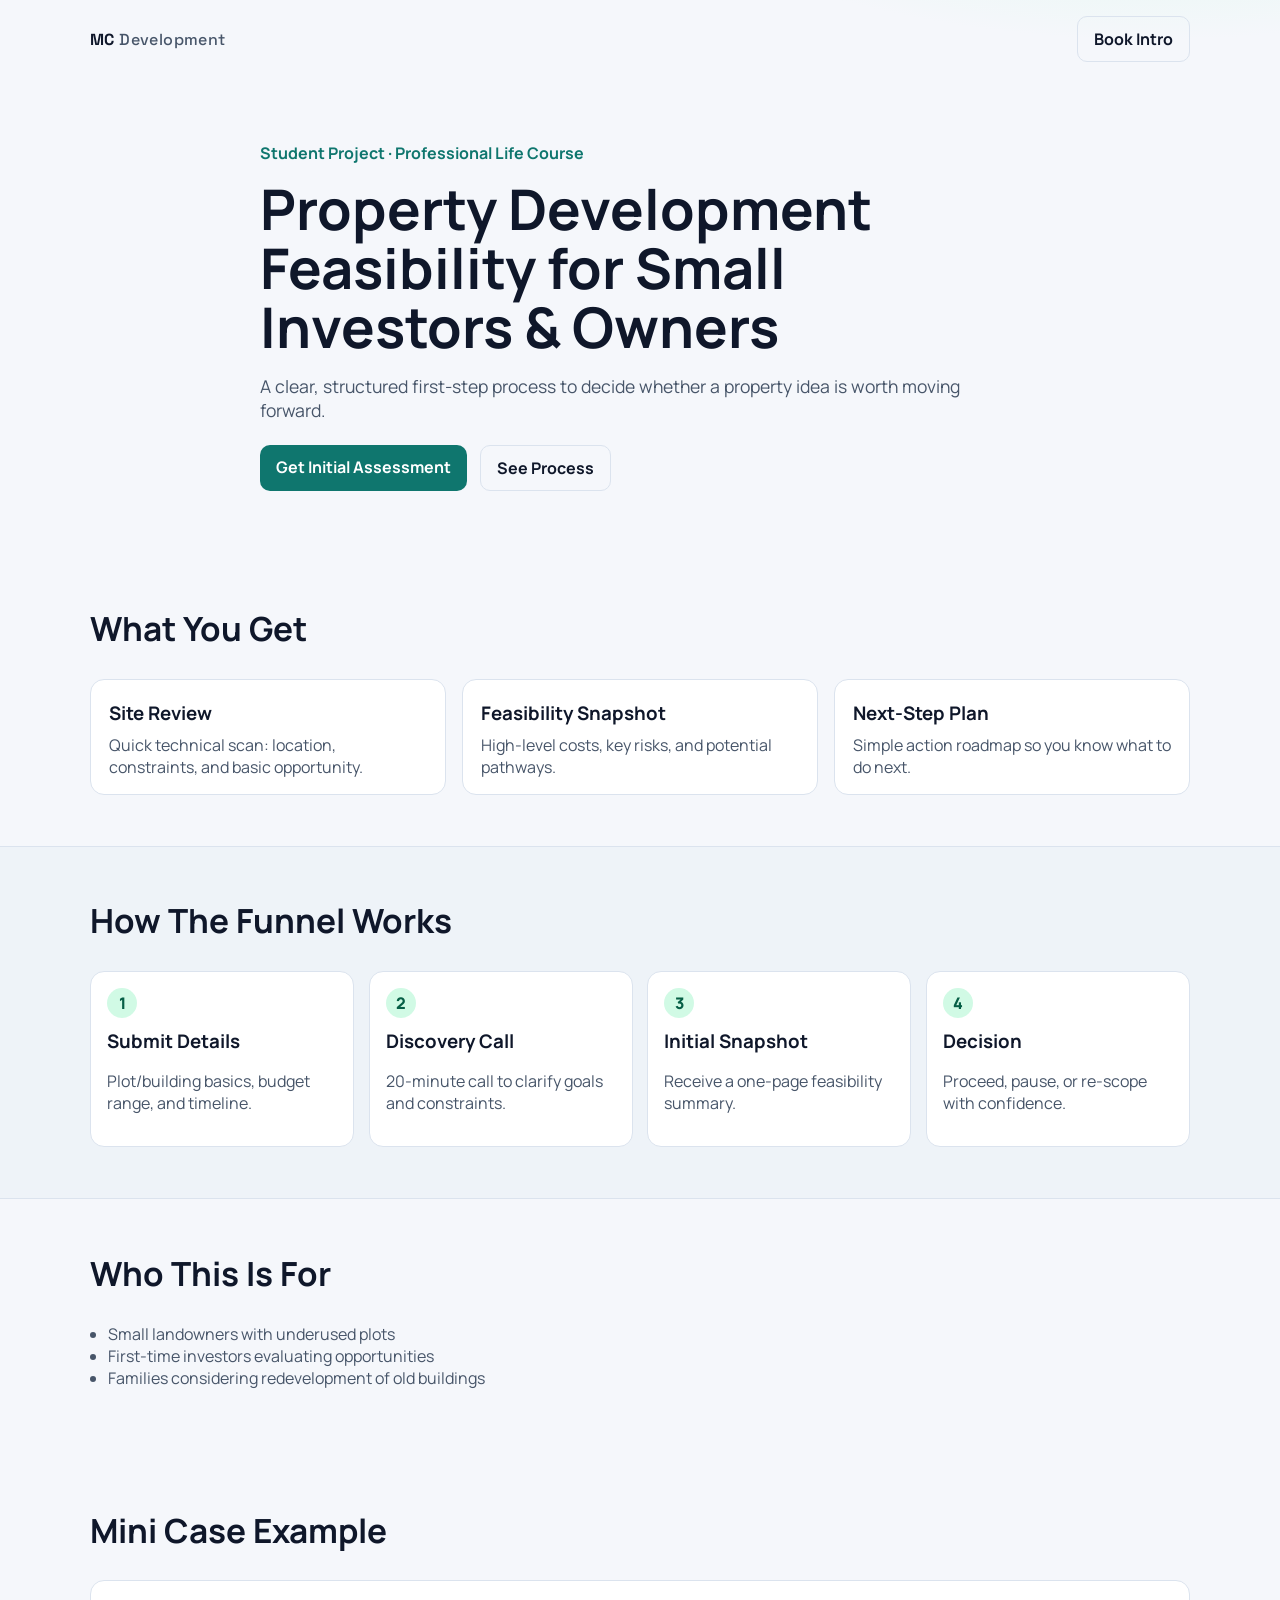
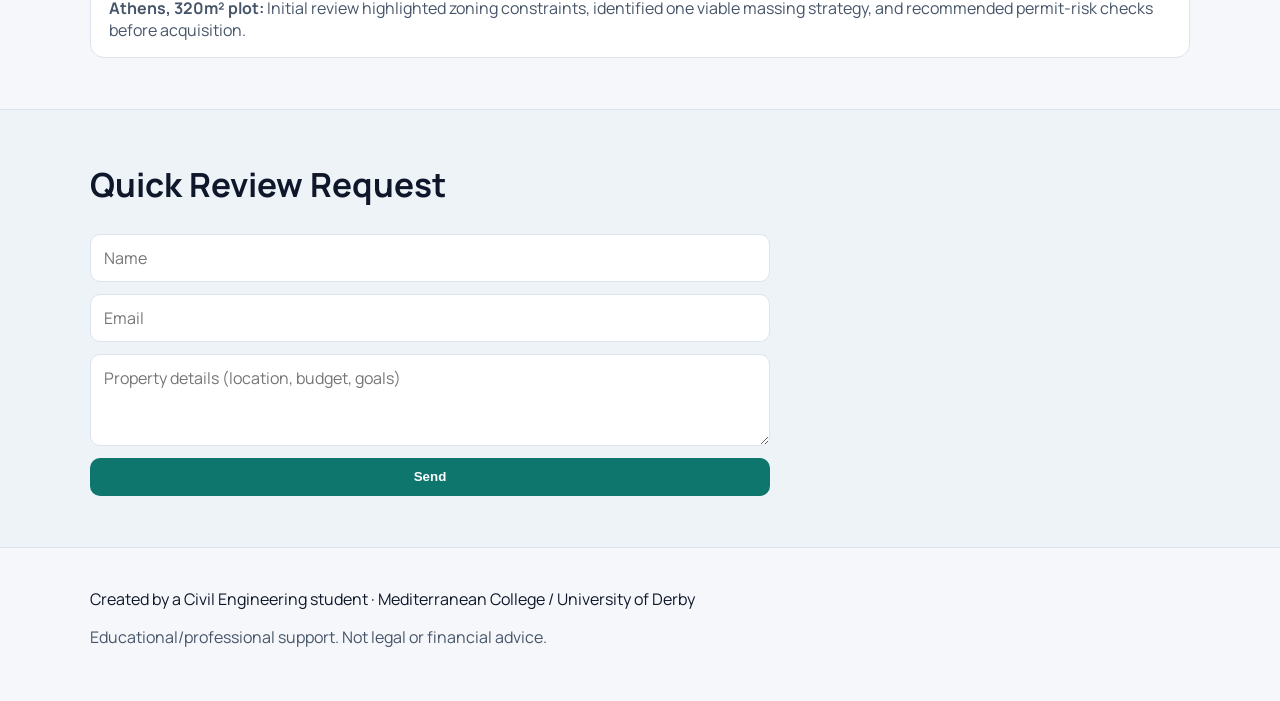
<file: property-funnel-sample/index.html>
<!doctype html>
<html lang="en">
<head>
  <meta charset="UTF-8" />
  <meta name="viewport" content="width=device-width, initial-scale=1.0" />
  <title>Property Development Funnel | Sample</title>
  <meta name="description" content="Simple property development onboarding funnel sample site." />
  <link rel="preconnect" href="https://fonts.googleapis.com">
  <link rel="preconnect" href="https://fonts.gstatic.com" crossorigin>
  <link href="https://fonts.googleapis.com/css2?family=Manrope:wght@400;600;700;800&family=Space+Grotesk:wght@500;700&display=swap" rel="stylesheet">
  <link rel="stylesheet" href="styles.css" />
</head>
<body>
  <header class="hero">
    <nav class="nav container">
      <div class="brand">MC <span>Development</span></div>
      <a class="btn btn-ghost" href="#contact">Book Intro</a>
    </nav>
    <div class="container hero-content">
      <p class="eyebrow">Student Project · Professional Life Course</p>
      <h1>Property Development Feasibility for Small Investors & Owners</h1>
      <p class="lead">A clear, structured first-step process to decide whether a property idea is worth moving forward.</p>
      <div class="hero-cta">
        <a class="btn" href="#contact">Get Initial Assessment</a>
        <a class="btn btn-ghost" href="#process">See Process</a>
      </div>
    </div>
  </header>

  <main>
    <section class="section container">
      <h2>What You Get</h2>
      <div class="grid three">
        <article class="card"><h3>Site Review</h3><p>Quick technical scan: location, constraints, and basic opportunity.</p></article>
        <article class="card"><h3>Feasibility Snapshot</h3><p>High-level costs, key risks, and potential pathways.</p></article>
        <article class="card"><h3>Next-Step Plan</h3><p>Simple action roadmap so you know what to do next.</p></article>
      </div>
    </section>

    <section id="process" class="section section-alt">
      <div class="container">
        <h2>How The Funnel Works</h2>
        <div class="steps">
          <div class="step"><span>1</span><h3>Submit Details</h3><p>Plot/building basics, budget range, and timeline.</p></div>
          <div class="step"><span>2</span><h3>Discovery Call</h3><p>20-minute call to clarify goals and constraints.</p></div>
          <div class="step"><span>3</span><h3>Initial Snapshot</h3><p>Receive a one-page feasibility summary.</p></div>
          <div class="step"><span>4</span><h3>Decision</h3><p>Proceed, pause, or re-scope with confidence.</p></div>
        </div>
      </div>
    </section>

    <section class="section container">
      <h2>Who This Is For</h2>
      <ul class="list">
        <li>Small landowners with underused plots</li>
        <li>First-time investors evaluating opportunities</li>
        <li>Families considering redevelopment of old buildings</li>
      </ul>
    </section>

    <section class="section container">
      <h2>Mini Case Example</h2>
      <div class="card case">
        <p><strong>Athens, 320m² plot:</strong> Initial review highlighted zoning constraints, identified one viable massing strategy, and recommended permit-risk checks before acquisition.</p>
      </div>
    </section>

    <section id="contact" class="section section-alt">
      <div class="container">
        <h2>Quick Review Request</h2>
        <form class="form" onsubmit="event.preventDefault(); alert('Demo form submitted.');">
          <input type="text" placeholder="Name" required>
          <input type="email" placeholder="Email" required>
          <textarea placeholder="Property details (location, budget, goals)" rows="3" required></textarea>
          <button class="btn" type="submit">Send</button>
        </form>
      </div>
    </section>
  </main>

  <footer class="footer">
    <div class="container">
      <p>Created by a Civil Engineering student · Mediterranean College / University of Derby</p>
      <p class="muted">Educational/professional support. Not legal or financial advice.</p>
    </div>
  </footer>
</body>
</html>
</file>
<file: property-funnel-sample/styles.css>
:root {
  --bg: #f5f7fb;
  --surface: #ffffff;
  --ink: #0f172a;
  --muted: #475569;
  --line: #dbe3ee;
  --accent: #0f766e;
  --accent-dark: #115e59;
}
* { box-sizing: border-box; }
body {
  margin: 0;
  font-family: Manrope, sans-serif;
  color: var(--ink);
  background: radial-gradient(1000px 450px at 90% -10%, #d1fae5 0%, transparent 60%), var(--bg);
}
.container { width: min(1100px, 92vw); margin: 0 auto; }
.hero { padding: 1rem 0 4rem; }
.nav { display: flex; justify-content: space-between; align-items: center; }
.brand { font-family: "Space Grotesk", sans-serif; font-weight: 700; letter-spacing: .4px; }
.brand span { color: var(--muted); font-weight: 500; }
.hero-content { padding-top: 4rem; max-width: 760px; }
.eyebrow { color: var(--accent); font-weight: 700; }
h1 { font-size: clamp(2rem, 5vw, 3.5rem); line-height: 1.05; margin: .5rem 0 1rem; }
.lead { color: var(--muted); font-size: 1.1rem; }
.hero-cta { display: flex; gap: .8rem; flex-wrap: wrap; margin-top: 1.4rem; }
.btn { background: var(--accent); color: #fff; border: 0; padding: .7rem 1rem; border-radius: 10px; text-decoration: none; font-weight: 700; }
.btn:hover { background: var(--accent-dark); }
.btn-ghost { background: transparent; color: var(--ink); border: 1px solid var(--line); }
.section { padding: 3.2rem 0; }
.section-alt { background: #eef3f8; border-top: 1px solid var(--line); border-bottom: 1px solid var(--line); }
h2 { font-size: clamp(1.45rem, 2.6vw, 2.1rem); margin-top: 0; }
.grid.three { display: grid; grid-template-columns: repeat(3, minmax(0, 1fr)); gap: 1rem; }
.card { background: var(--surface); border: 1px solid var(--line); border-radius: 14px; padding: 1rem 1.1rem; }
.card h3 { margin: .25rem 0 .5rem; }
.card p { margin: 0; color: var(--muted); }
.steps { display: grid; grid-template-columns: repeat(4, minmax(0, 1fr)); gap: .9rem; }
.step { background: var(--surface); border: 1px solid var(--line); border-radius: 14px; padding: 1rem; }
.step span { display: inline-flex; align-items: center; justify-content: center; width: 30px; height: 30px; border-radius: 999px; background: #d1fae5; color: #065f46; font-weight: 800; }
.step h3 { margin: .65rem 0 .45rem; }
.step p, .list li, .case p { color: var(--muted); }
.list { padding-left: 1.15rem; }
.form { display: grid; gap: .75rem; max-width: 680px; }
input, textarea { width: 100%; padding: .75rem .8rem; border-radius: 10px; border: 1px solid var(--line); background: #fff; font: inherit; }
.footer { padding: 1.5rem 0 2.3rem; }
.muted { color: var(--muted); }
@media (max-width: 900px) {
  .grid.three, .steps { grid-template-columns: 1fr; }
}
</file>
